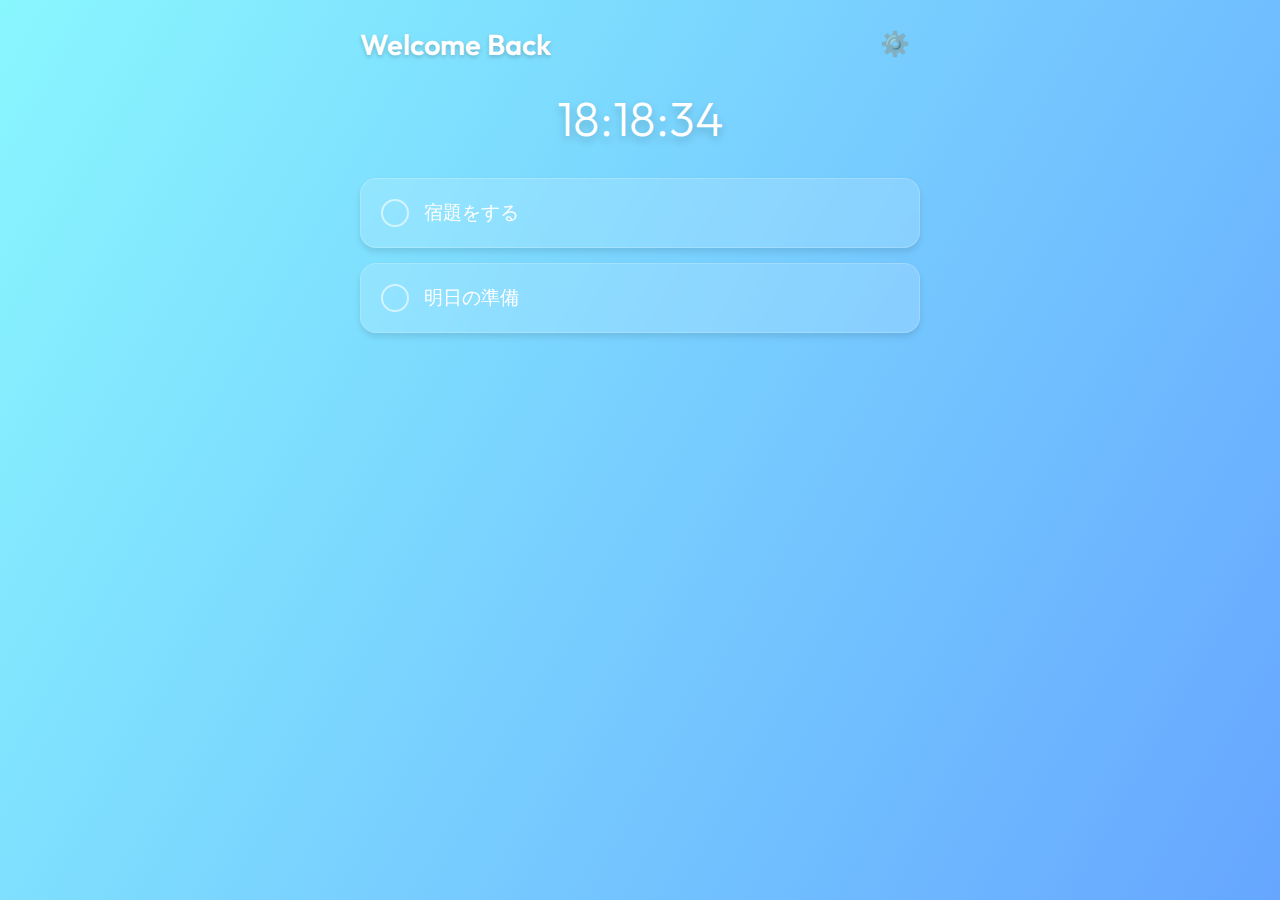
<file: index.html>
<!DOCTYPE html>
<html lang="ja">

<head>
    <meta charset="UTF-8">
    <meta name="viewport" content="width=device-width, initial-scale=1.0, maximum-scale=1.0, user-scalable=no">
    <title>Everyday Todo</title>
    <link rel="stylesheet" href="style.css?v=3">
    <!-- Fonts -->
    <link href="https://fonts.googleapis.com/css2?family=Outfit:wght@300;400;600&display=swap" rel="stylesheet">
</head>

<body>
    <div id="app">
        <header class="header">
            <h1 id="time-greeting">Good Morning</h1>
            <button id="settings-btn" class="icon-btn" aria-label="Settings" onclick="app.openSettings()">⚙️</button>
        </header>

        <div class="current-time-display" id="clock">00:00:00</div>

        <main id="todo-list" class="todo-list">
            <!-- Todo items will be injected here -->
        </main>

        <div id="confetti-container"></div>
    </div>

    <!-- Settings Modal -->
    <div id="settings-modal" class="modal hidden">
        <div class="modal-content">
            <div class="modal-header">
                <h2>設定</h2>
                <button id="close-settings-btn" class="close-btn" onclick="app.closeSettings()">&times;</button>
            </div>
            <div class="modal-body">
                <div class="settings-section">
                    <h3>朝のTodo (04:00 - 12:00)</h3>
                    <ul id="settings-morning-list" class="settings-list"></ul>
                    <div class="add-todo-form">
                        <input type="text" id="new-morning-todo" placeholder="新しいタスクを追加">
                        <button onclick="app.addTodo('morning')">＋</button>
                    </div>
                </div>
                <div class="settings-section">
                    <h3>帰宅後のTodo (12:00 - 19:00)</h3>
                    <ul id="settings-afterschool-list" class="settings-list"></ul>
                    <div class="add-todo-form">
                        <input type="text" id="new-afterschool-todo" placeholder="新しいタスクを追加">
                        <button onclick="app.addTodo('afterSchool')">＋</button>
                    </div>
                </div>
                <div class="settings-section">
                    <h3>寝る前のTodo (19:00 - 04:00)</h3>
                    <ul id="settings-night-list" class="settings-list"></ul>
                    <div class="add-todo-form">
                        <input type="text" id="new-night-todo" placeholder="新しいタスクを追加">
                        <button onclick="app.addTodo('night')">＋</button>
                    </div>
                </div>

                <div class="settings-section">
                    <h3>データ管理</h3>
                    <button id="reset-data-btn" class="danger-btn" onclick="app.resetData()">データをリセット</button>
                </div>
            </div>
        </div>
    </div>

    <script src="app.js?v=3"></script>
</body>

</html>
</file>
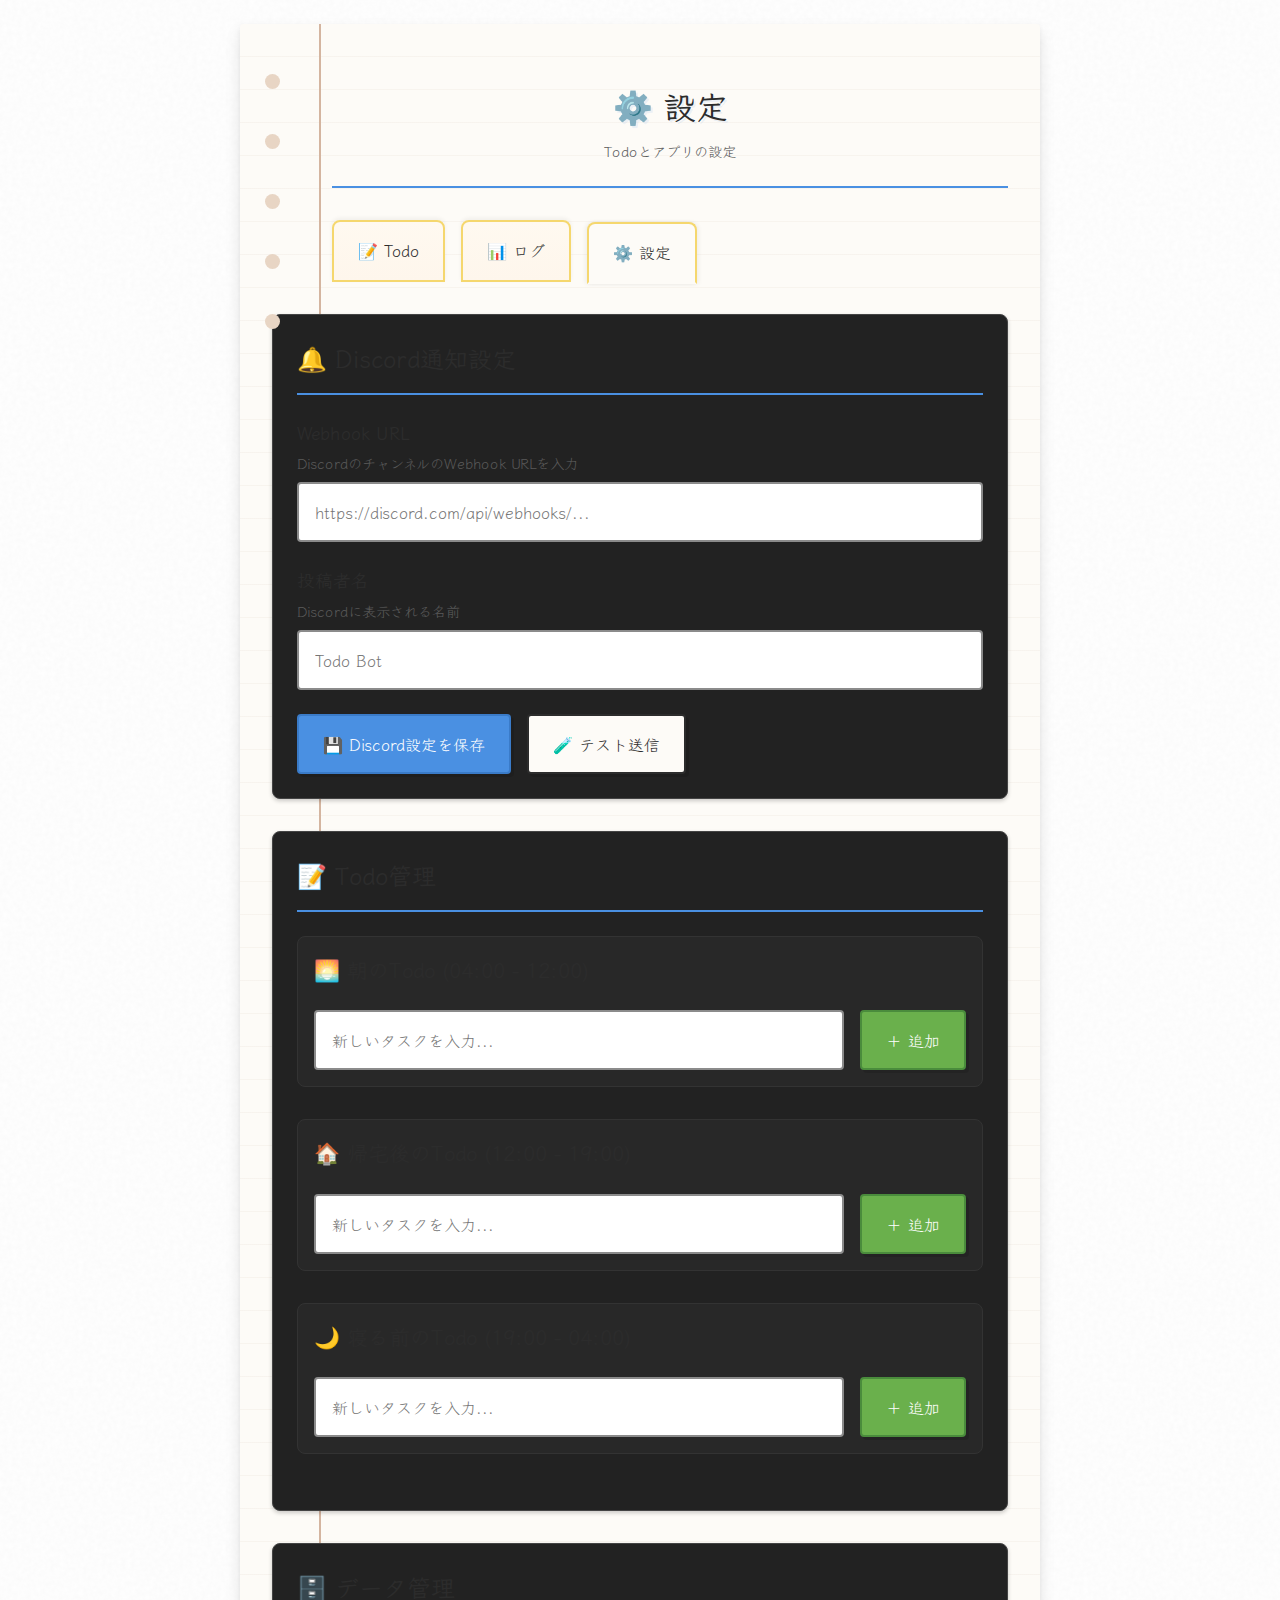
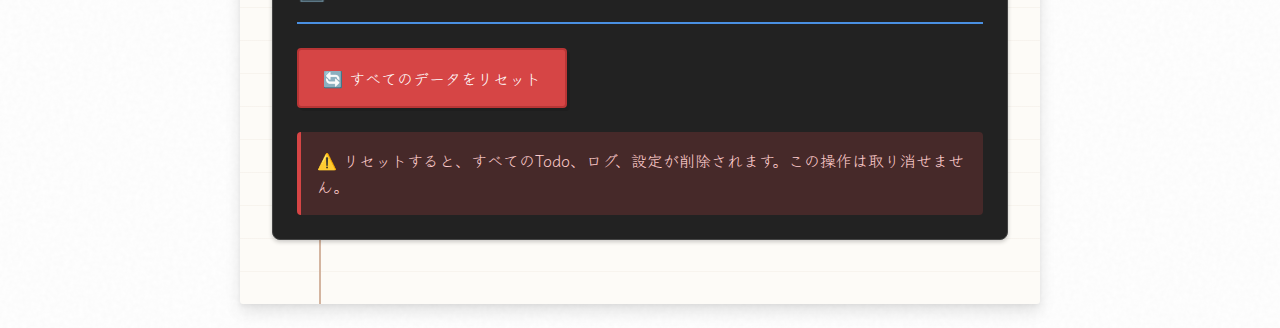
<file: config.html>
<!DOCTYPE html>
<html lang="ja">

<head>
    <meta charset="UTF-8">
    <meta name="viewport" content="width=device-width, initial-scale=1.0, maximum-scale=1.0, user-scalable=no">
    <meta name="apple-mobile-web-app-capable" content="yes">
    <meta name="apple-mobile-web-app-status-bar-style" content="black-translucent">
    <meta name="mobile-web-app-capable" content="yes">
    <title>設定 - Everyday Todo</title>
    <link rel="stylesheet" href="common.css">
    <link rel="stylesheet" href="config.css">
    <!-- Google Fonts -->
    <link href="https://fonts.googleapis.com/css2?family=Klee+One:wght@400;600&display=swap" rel="stylesheet">
</head>

<body>
    <div class="paper-container">
        <header class="header">
            <h1>⚙️ 設定</h1>
            <p class="subtitle">Todoとアプリの設定</p>
        </header>

        <nav class="nav-tabs">
            <a href="todo.html" class="nav-tab">📝 Todo</a>
            <a href="log.html" class="nav-tab">📊 ログ</a>
            <a href="config.html" class="nav-tab active">⚙️ 設定</a>
        </nav>

        <div class="config-container">
            <!-- Discord設定 -->
            <section class="config-section">
                <h2 class="config-section-title">🔔 Discord通知設定</h2>
                <div class="config-group">
                    <label for="discord-webhook-url" class="config-label">
                        Webhook URL
                        <span class="config-help">DiscordのチャンネルのWebhook URLを入力</span>
                    </label>
                    <input type="url" id="discord-webhook-url" class="input"
                        placeholder="https://discord.com/api/webhooks/...">
                </div>
                <div class="config-group">
                    <label for="discord-username" class="config-label">
                        投稿者名
                        <span class="config-help">Discordに表示される名前</span>
                    </label>
                    <input type="text" id="discord-username" class="input" placeholder="Todo Bot">
                </div>
                <div class="config-actions">
                    <button class="btn btn-primary" id="save-discord-btn">💾 Discord設定を保存</button>
                    <button class="btn" id="test-discord-btn">🧪 テスト送信</button>
                </div>
            </section>

            <!-- Todo管理 -->
            <section class="config-section">
                <h2 class="config-section-title">📝 Todo管理</h2>

                <!-- 朝のTodo -->
                <div class="todo-period-section">
                    <h3 class="period-title">🌅 朝のTodo (04:00 - 12:00)</h3>
                    <ul id="morning-todo-list" class="todo-config-list">
                        <!-- Todoアイテムが動的に追加されます -->
                    </ul>
                    <div class="add-todo-form">
                        <input type="text" id="new-morning-todo" class="input" placeholder="新しいタスクを入力...">
                        <button class="btn btn-success" id="add-morning-btn">＋ 追加</button>
                    </div>
                </div>

                <!-- 帰宅後のTodo -->
                <div class="todo-period-section">
                    <h3 class="period-title">🏠 帰宅後のTodo (12:00 - 19:00)</h3>
                    <ul id="afterSchool-todo-list" class="todo-config-list">
                        <!-- Todoアイテムが動的に追加されます -->
                    </ul>
                    <div class="add-todo-form">
                        <input type="text" id="new-afterSchool-todo" class="input" placeholder="新しいタスクを入力...">
                        <button class="btn btn-success" id="add-afterSchool-btn">＋ 追加</button>
                    </div>
                </div>

                <!-- 寝る前のTodo -->
                <div class="todo-period-section">
                    <h3 class="period-title">🌙 寝る前のTodo (19:00 - 04:00)</h3>
                    <ul id="night-todo-list" class="todo-config-list">
                        <!-- Todoアイテムが動的に追加されます -->
                    </ul>
                    <div class="add-todo-form">
                        <input type="text" id="new-night-todo" class="input" placeholder="新しいタスクを入力...">
                        <button class="btn btn-success" id="add-night-btn">＋ 追加</button>
                    </div>
                </div>
            </section>

            <!-- データ管理 -->
            <section class="config-section">
                <h2 class="config-section-title">🗄️ データ管理</h2>
                <div class="config-actions">
                    <button class="btn btn-danger" id="reset-all-btn">🔄 すべてのデータをリセット</button>
                </div>
                <p class="config-warning">
                    ⚠️ リセットすると、すべてのTodo、ログ、設定が削除されます。この操作は取り消せません。
                </p>
            </section>
        </div>
    </div>

    <!-- 曜日選択モーダル -->
    <div id="weekday-modal" class="modal hidden">
        <div class="modal-overlay"></div>
        <div class="modal-content">
            <div class="modal-header">
                <h3 id="modal-title">曜日設定</h3>
                <button class="modal-close" id="close-modal-btn">✕</button>
            </div>
            <div class="modal-body">
                <p class="modal-description">このTodoを表示する曜日を選択してください</p>
                <div class="weekday-selector">
                    <label class="weekday-option">
                        <input type="checkbox" value="0" class="weekday-checkbox">
                        <span class="weekday-label">日</span>
                    </label>
                    <label class="weekday-option">
                        <input type="checkbox" value="1" class="weekday-checkbox">
                        <span class="weekday-label">月</span>
                    </label>
                    <label class="weekday-option">
                        <input type="checkbox" value="2" class="weekday-checkbox">
                        <span class="weekday-label">火</span>
                    </label>
                    <label class="weekday-option">
                        <input type="checkbox" value="3" class="weekday-checkbox">
                        <span class="weekday-label">水</span>
                    </label>
                    <label class="weekday-option">
                        <input type="checkbox" value="4" class="weekday-checkbox">
                        <span class="weekday-label">木</span>
                    </label>
                    <label class="weekday-option">
                        <input type="checkbox" value="5" class="weekday-checkbox">
                        <span class="weekday-label">金</span>
                    </label>
                    <label class="weekday-option">
                        <input type="checkbox" value="6" class="weekday-checkbox">
                        <span class="weekday-label">土</span>
                    </label>
                </div>
            </div>
            <div class="modal-footer">
                <button class="btn" id="cancel-weekday-btn">キャンセル</button>
                <button class="btn btn-primary" id="save-weekday-btn">保存</button>
            </div>
        </div>
    </div>

    <script src="polyfills.js"></script>
    <script src="utils.js"></script>
    <script src="config.js"></script>
</body>

</html>
</file>
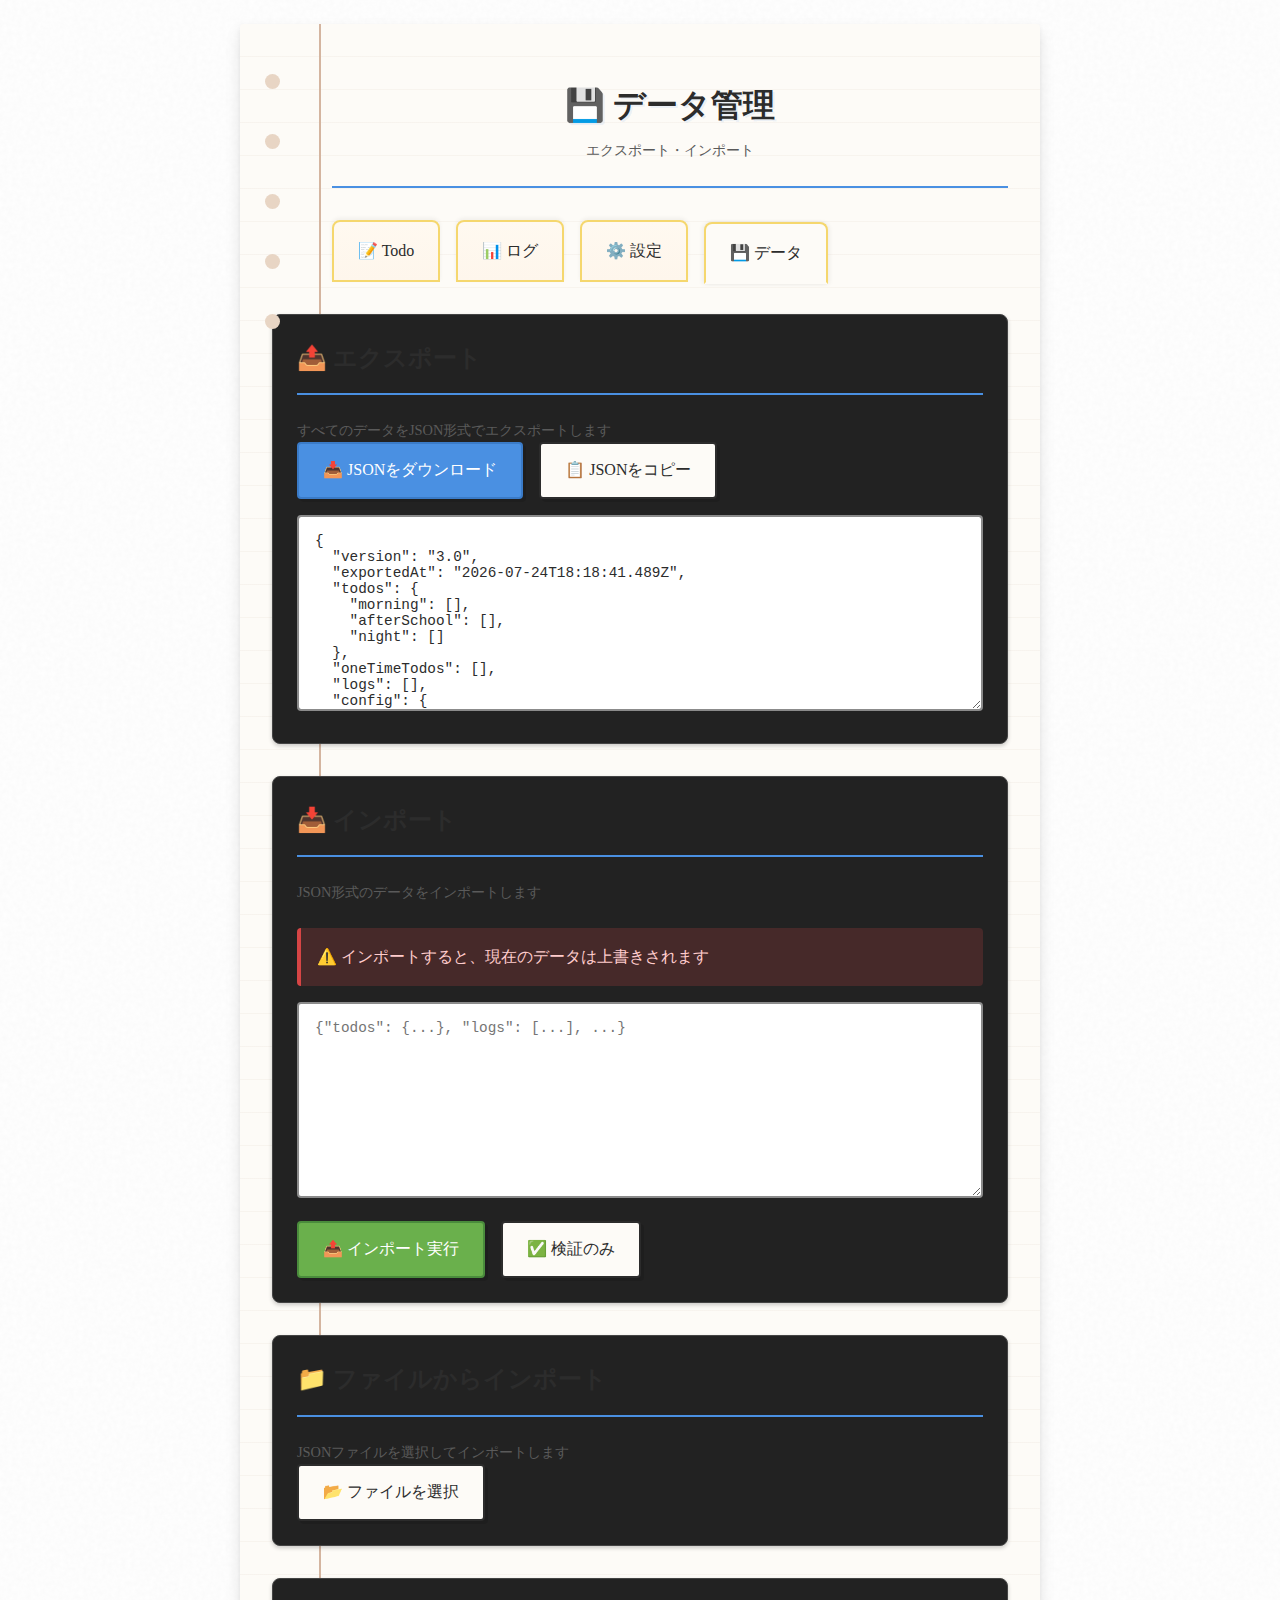
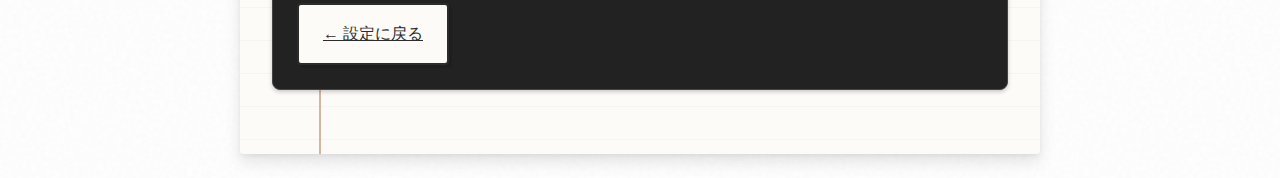
<file: data.html>
<!DOCTYPE html>
<html lang="ja">

<head>
    <meta charset="UTF-8">
    <meta name="viewport" content="width=device-width, initial-scale=1.0, maximum-scale=1.0, user-scalable=no">
    <meta name="apple-mobile-web-app-capable" content="yes">
    <meta name="apple-mobile-web-app-status-bar-style" content="black-translucent">
    <meta name="mobile-web-app-capable" content="yes">
    <title>データ管理 - Everyday Todo</title>
    <link rel="stylesheet" href="common.css">
    <link rel="stylesheet" href="config.css">
</head>

<body>
    <div class="paper-container">
        <header class="header">
            <h1>💾 データ管理</h1>
            <p class="subtitle">エクスポート・インポート</p>
        </header>

        <nav class="nav-tabs">
            <a href="todo.html" class="nav-tab">📝 Todo</a>
            <a href="log.html" class="nav-tab">📊 ログ</a>
            <a href="config.html" class="nav-tab">⚙️ 設定</a>
            <a href="data.html" class="nav-tab active">💾 データ</a>
        </nav>

        <div class="config-container">
            <!-- エクスポート -->
            <section class="config-section">
                <h2 class="config-section-title">📤 エクスポート</h2>
                <p class="config-help">すべてのデータをJSON形式でエクスポートします</p>
                <div class="config-actions">
                    <button class="btn btn-primary" id="export-btn">📥 JSONをダウンロード</button>
                    <button class="btn" id="copy-json-btn">📋 JSONをコピー</button>
                </div>
                <div style="margin-top: 1rem;">
                    <textarea id="export-textarea" class="input" rows="10" readonly
                        style="font-family: monospace; font-size: 0.9rem;"></textarea>
                </div>
            </section>

            <!-- インポート -->
            <section class="config-section">
                <h2 class="config-section-title">📥 インポート</h2>
                <p class="config-help">JSON形式のデータをインポートします</p>
                <p class="config-warning">
                    ⚠️ インポートすると、現在のデータは上書きされます
                </p>
                <div style="margin-top: 1rem;">
                    <textarea id="import-textarea" class="input" rows="10"
                        placeholder='{"todos": {...}, "logs": [...], ...}'
                        style="font-family: monospace; font-size: 0.9rem;"></textarea>
                </div>
                <div class="config-actions" style="margin-top: 1rem;">
                    <button class="btn btn-success" id="import-btn">📤 インポート実行</button>
                    <button class="btn" id="validate-btn">✅ 検証のみ</button>
                </div>
            </section>

            <!-- ファイルからインポート -->
            <section class="config-section">
                <h2 class="config-section-title">📁 ファイルからインポート</h2>
                <p class="config-help">JSONファイルを選択してインポートします</p>
                <div class="config-actions">
                    <input type="file" id="file-input" accept=".json" style="display: none;">
                    <button class="btn" id="select-file-btn">📂 ファイルを選択</button>
                </div>
            </section>

            <!-- 戻る -->
            <section class="config-section">
                <div class="config-actions">
                    <a href="config.html" class="btn">← 設定に戻る</a>
                </div>
            </section>
        </div>
    </div>

    <script src="polyfills.js"></script>
    <script src="utils.js"></script>
    <script src="data.js"></script>
</body>

</html>
</file>
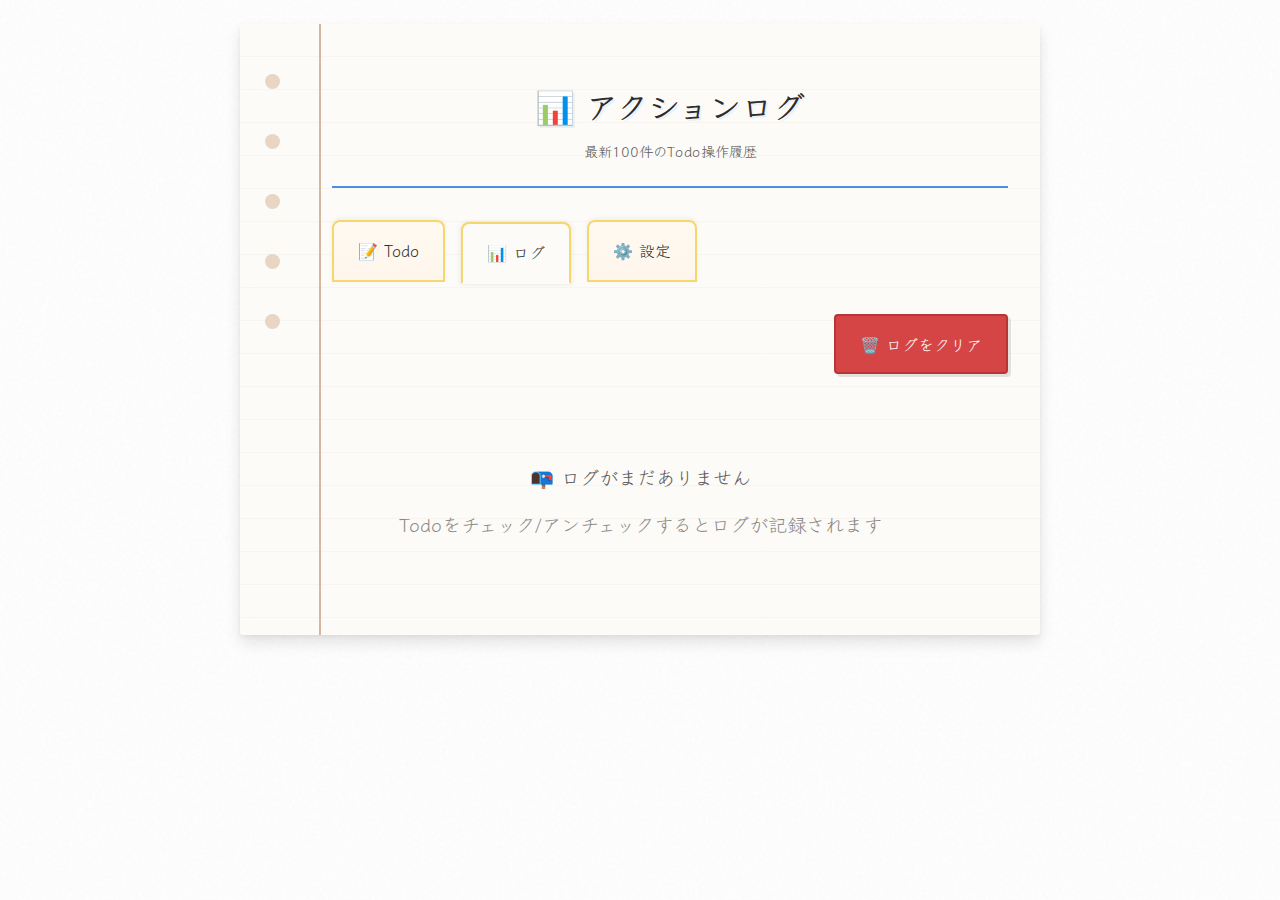
<file: log.html>
<!DOCTYPE html>
<html lang="ja">

<head>
    <meta charset="UTF-8">
    <meta name="viewport" content="width=device-width, initial-scale=1.0, maximum-scale=1.0, user-scalable=no">
    <meta name="apple-mobile-web-app-capable" content="yes">
    <meta name="apple-mobile-web-app-status-bar-style" content="black-translucent">
    <meta name="mobile-web-app-capable" content="yes">
    <title>ログ - Everyday Todo</title>
    <link rel="stylesheet" href="common.css">
    <link rel="stylesheet" href="log.css">
    <!-- Google Fonts -->
    <link href="https://fonts.googleapis.com/css2?family=Klee+One:wght@400;600&display=swap" rel="stylesheet">
</head>

<body>
    <div class="paper-container">
        <header class="header">
            <h1>📊 アクションログ</h1>
            <p class="subtitle">最新100件のTodo操作履歴</p>
        </header>

        <nav class="nav-tabs">
            <a href="todo.html" class="nav-tab">📝 Todo</a>
            <a href="log.html" class="nav-tab active">📊 ログ</a>
            <a href="config.html" class="nav-tab">⚙️ 設定</a>
        </nav>

        <div class="log-controls">
            <button class="btn btn-danger" id="clear-logs-btn">
                🗑️ ログをクリア
            </button>
        </div>

        <div class="log-container" id="log-container">
            <!-- ログアイテムが動的に追加されます -->
        </div>

        <div id="empty-log-message" class="empty-message hidden">
            <p>📭 ログがまだありません</p>
            <p class="empty-sub">Todoをチェック/アンチェックするとログが記録されます</p>
        </div>
    </div>

    <script src="utils.js"></script>
    <script src="log.js"></script>
</body>

</html>
</file>
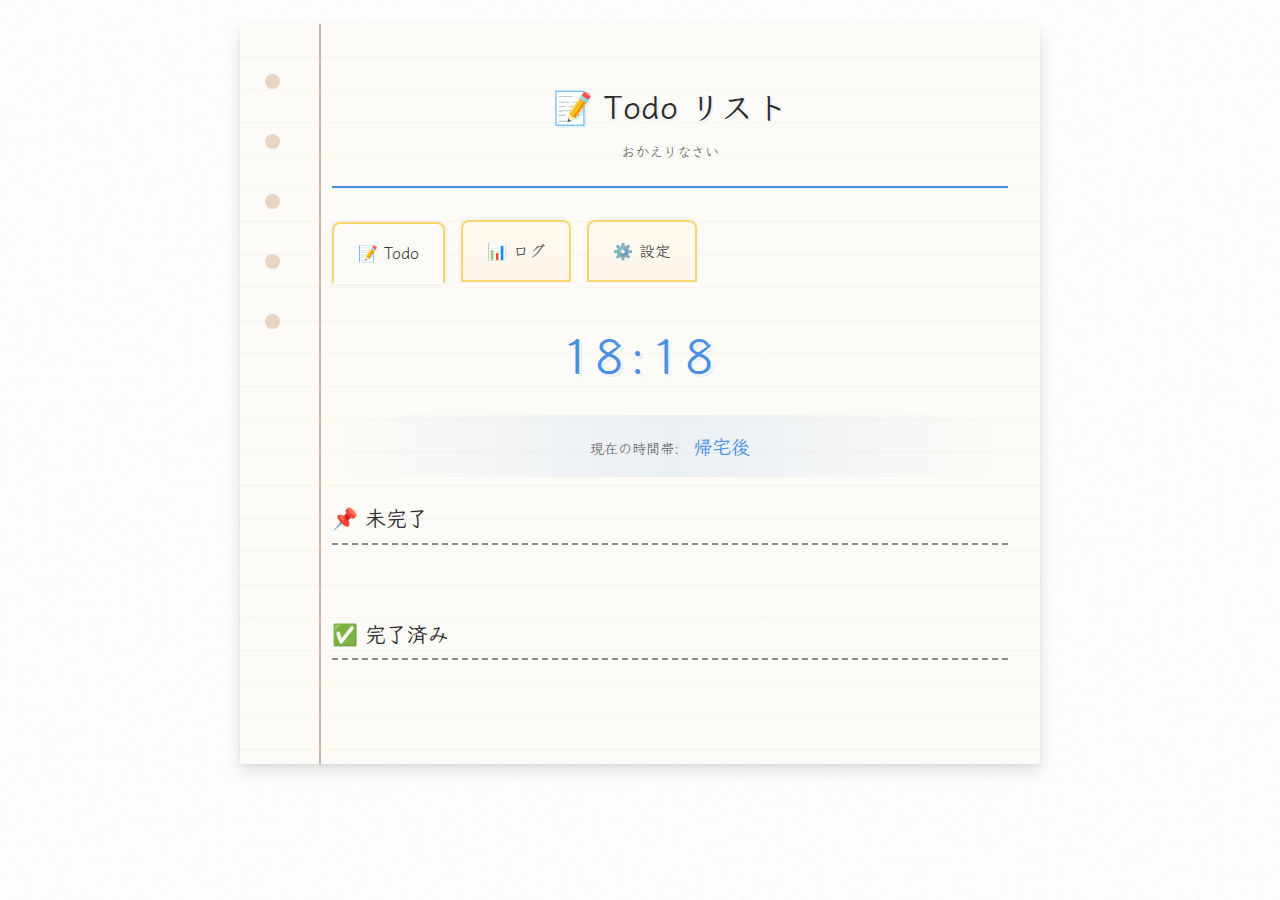
<file: todo.html>
<!DOCTYPE html>
<html lang="ja">

<head>
    <meta charset="UTF-8">
    <meta name="viewport" content="width=device-width, initial-scale=1.0, maximum-scale=1.0, user-scalable=no">
    <meta name="apple-mobile-web-app-capable" content="yes">
    <meta name="apple-mobile-web-app-status-bar-style" content="black-translucent">
    <meta name="mobile-web-app-capable" content="yes">
    <title>Todo - Everyday Todo</title>
    <link rel="stylesheet" href="common.css">
    <link rel="stylesheet" href="todo.css">
    <!-- Google Fonts -->
    <link href="https://fonts.googleapis.com/css2?family=Klee+One:wght@400;600&display=swap" rel="stylesheet">
</head>

<body>
    <div class="paper-container">
        <header class="header">
            <h1>📝 Todo リスト</h1>
            <p class="subtitle" id="greeting">おはようございます</p>
        </header>

        <nav class="nav-tabs">
            <a href="todo.html" class="nav-tab active">📝 Todo</a>
            <a href="log.html" class="nav-tab">📊 ログ</a>
            <a href="config.html" class="nav-tab">⚙️ 設定</a>
        </nav>

        <div class="clock-display" id="clock">00:00:00</div>

        <div class="period-info" id="period-info">
            <span class="period-label">現在の時間帯:</span>
            <span class="period-value" id="current-period">朝</span>
        </div>

        <div class="todo-container">
            <!-- 未完了のTodo -->
            <div class="todo-section">
                <h3 class="section-title">📌 未完了</h3>
                <div id="todo-list-unchecked" class="todo-list">
                    <!-- Todoアイテムが動的に追加されます -->
                </div>
                <div id="empty-message" class="empty-message hidden">
                    <p>✨ すべてのタスクが完了しました！</p>
                </div>
            </div>

            <!-- 完了済みのTodo -->
            <div class="todo-section">
                <h3 class="section-title">✅ 完了済み</h3>
                <div id="todo-list-checked" class="todo-list">
                    <!-- 完了済みTodoアイテムが動的に追加されます -->
                </div>
            </div>
        </div>
    </div>

    <script src="polyfills.js"></script>
    <script src="init.js"></script>
    <script src="utils.js"></script>
    <script src="todo.js"></script>
</body>

</html>
</file>
<file: style.css>
:root {
    --bg-gradient-morning: linear-gradient(135deg, #ff9a9e 0%, #fecfef 99%, #fecfef 100%);
    --bg-gradient-day: linear-gradient(120deg, #89f7fe 0%, #66a6ff 100%);
    --bg-gradient-night: linear-gradient(to top, #30cfd0 0%, #330867 100%);
    
    --card-bg: rgba(255, 255, 255, 0.15);
    --card-border: rgba(255, 255, 255, 0.2);
    --text-main: #ffffff;
    --text-secondary: #e0e0e0;
    
    --font-family: 'Outfit', -apple-system, BlinkMacSystemFont, "Segoe UI", Roboto, Helvetica, Arial, sans-serif;
}

* {
    box-sizing: border-box;
    -webkit-tap-highlight-color: transparent;
}

body {
    margin: 0;
    padding: 0;
    font-family: var(--font-family);
    background: #1a1a2e; /* Fallback */
    background-image: var(--bg-gradient-morning);
    background-attachment: fixed;
    color: var(--text-main);
    min-height: 100vh;
    transition: background-image 1s ease;
    overflow-x: hidden;
}

body.theme-morning { background-image: var(--bg-gradient-morning); }
body.theme-afterSchool { background-image: var(--bg-gradient-day); }
body.theme-night { background-image: var(--bg-gradient-night); }

#app {
    max-width: 600px;
    margin: 0 auto;
    padding: 20px;
    min-height: 100vh;
    display: flex;
    flex-direction: column;
}

.header {
    display: flex;
    justify-content: space-between;
    align-items: center;
    margin-bottom: 20px;
}

h1 {
    font-weight: 600;
    font-size: 1.8rem;
    margin: 0;
    text-shadow: 0 2px 4px rgba(0,0,0,0.2);
}

.icon-btn {
    background: none;
    border: none;
    font-size: 1.5rem;
    cursor: pointer;
    color: white;
    padding: 10px;
    border-radius: 50%;
    transition: background 0.3s;
}

.icon-btn:hover {
    background: rgba(255,255,255,0.2);
}

.current-time-display {
    font-size: 3rem;
    font-weight: 300;
    text-align: center;
    margin-bottom: 30px;
    text-shadow: 0 4px 8px rgba(0,0,0,0.2);
}

/* Todo List */
.todo-list {
    flex: 1;
    display: flex;
    flex-direction: column;
    gap: 15px;
}

.todo-item {
    background: var(--card-bg);
    border: 1px solid var(--card-border);
    padding: 20px;
    border-radius: 16px;
    display: flex;
    align-items: center;
    justify-content: space-between;
    cursor: pointer;
    transition: transform 0.2s, background 0.3s;
    backdrop-filter: blur(10px);
    -webkit-backdrop-filter: blur(10px);
    box-shadow: 0 4px 6px rgba(0,0,0,0.1);
}

.todo-item:active {
    transform: scale(0.98);
}

.todo-content {
    flex: 1;
    font-size: 1.2rem;
    font-weight: 500;
}

.checkbox {
    width: 28px;
    height: 28px;
    border: 2px solid rgba(255,255,255,0.6);
    border-radius: 50%;
    margin-right: 15px;
    display: flex;
    align-items: center;
    justify-content: center;
    transition: all 0.3s;
}

.todo-item.completed .checkbox {
    background: #4cd964;
    border-color: #4cd964;
}

.todo-item.completed .checkbox::after {
    content: '✓';
    color: white;
    font-size: 16px;
}

.todo-item.completed .todo-content {
    text-decoration: line-through;
    opacity: 0.7;
}

/* Modal */
.modal {
    position: fixed;
    top: 0;
    left: 0;
    width: 100%;
    height: 100%;
    background: rgba(0,0,0,0.6);
    z-index: 1000;
    display: flex;
    justify-content: center;
    align-items: center;
    opacity: 1;
    transition: opacity 0.3s;
    backdrop-filter: blur(5px);
    -webkit-backdrop-filter: blur(5px);
}

.modal.hidden {
    opacity: 0;
    pointer-events: none;
}

.modal-content {
    background: #2d3436;
    width: 90%;
    max-width: 500px;
    max-height: 80vh;
    border-radius: 20px;
    overflow-y: auto;
    box-shadow: 0 10px 25px rgba(0,0,0,0.5);
    color: white;
    display: flex;
    flex-direction: column;
}

.modal-header {
    padding: 20px;
    border-bottom: 1px solid rgba(255,255,255,0.1);
    display: flex;
    justify-content: space-between;
    align-items: center;
    background: #2d3436;
    position: sticky;
    top: 0;
}

.modal-body {
    padding: 20px;
}

.close-btn {
    background: none;
    border: none;
    color: white;
    font-size: 2rem;
    cursor: pointer;
}

.settings-section {
    margin-bottom: 30px;
}

.settings-section h3 {
    margin-top: 0;
    color: #dfe6e9;
    font-size: 1rem;
    text-transform: uppercase;
    letter-spacing: 1px;
}

.settings-list {
    list-style: none;
    padding: 0;
    margin: 0 0 15px 0;
}

.settings-item {
    display: flex;
    justify-content: space-between;
    align-items: center;
    padding: 10px 0;
    border-bottom: 1px solid rgba(255,255,255,0.05);
}

.delete-btn {
    background: #ff7675;
    border: none;
    color: white;
    padding: 5px 10px;
    border-radius: 5px;
    cursor: pointer;
    font-size: 0.8rem;
}

.add-todo-form {
    display: flex;
    gap: 10px;
}

.add-todo-form input {
    flex: 1;
    padding: 10px;
    border-radius: 8px;
    border: 1px solid rgba(255,255,255,0.2);
    background: rgba(0,0,0,0.2);
    color: white;
}

.add-todo-form button {
    background: #0984e3;
    border: none;
    color: white;
    padding: 0 15px;
    border-radius: 8px;
    cursor: pointer;
    font-size: 1.2rem;
}

.danger-btn {
    background: #d63031;
    color: white;
    border: none;
    padding: 10px 20px;
    border-radius: 8px;
    width: 100%;
    font-size: 1rem;
    cursor: pointer;
}

/* Animations */
@keyframes pop {
    0% { transform: scale(1); }
    50% { transform: scale(1.1); }
    100% { transform: scale(1); }
}

.pop-anim {
    animation: pop 0.3s ease;
}

/* Confetti (Simple CSS implementation) */
.confetti {
    position: fixed;
    width: 10px;
    height: 10px;
    background-color: #f00;
    animation: fall linear forwards;
    z-index: 999;
}

@keyframes fall {
    to {
        transform: translateY(100vh) rotate(720deg);
    }
}
</file>
<file: common.css>
/* 共通スタイル - 文房具風デザイン */

:root {
    /* カラーパレット */
    --paper-white: #fdfbf7;
    --ink-black: #2c2c2c;
    --ink-gray: #5a5a5a;
    --ink-light: #8b8b8b;
    --accent-red: #d64545;
    --accent-blue: #4a90e2;
    --accent-yellow: #f5d76e;
    --accent-green: #6ab04c;
    
    /* 紙のテクスチャ */
    --shadow-light: rgba(0, 0, 0, 0.05);
    --shadow-medium: rgba(0, 0, 0, 0.1);
    --shadow-heavy: rgba(0, 0, 0, 0.15);
    
    /* スペーシング */
    --spacing-xs: 0.5rem;
    --spacing-sm: 1rem;
    --spacing-md: 1.5rem;
    --spacing-lg: 2rem;
    --spacing-xl: 3rem;
}

* {
    margin: 0;
    padding: 0;
    box-sizing: border-box;
}

body {
    font-family: 'Klee One', 'Hiragino Kaku Gothic Pro', 'ヒラギノ角ゴ Pro', 'Yu Gothic Medium', '游ゴシック Medium', 'Meiryo', 'メイリオ', serif;
    background: linear-gradient(135deg, #f5e6d3 0%, #e8d5c4 100%);
    color: var(--ink-black);
    min-height: 100vh;
    padding: var(--spacing-md);
    line-height: 1.6;
    /* 紙のテクスチャ効果 */
    background-image: 
        url('data:image/svg+xml;utf8,<svg xmlns="http://www.w3.org/2000/svg" viewBox="0 0 300 300"><filter id="noise"><feTurbulence type="fractalNoise" baseFrequency="0.9" numOctaves="4" /><feColorMatrix values="0 0 0 0 0, 0 0 0 0 0, 0 0 0 0 0, 0 0 0 0.02 0"/></filter><rect width="300" height="300" filter="url(%23noise)"/></svg>');
}

/* 紙風コンテナ */
.paper-container {
    background: var(--paper-white);
    border-radius: 3px;
    padding: var(--spacing-lg);
    margin: 0 auto;
    max-width: 800px;
    box-shadow: 
        0 2px 4px var(--shadow-light),
        0 8px 16px var(--shadow-medium);
    position: relative;
    /* 紙の質感 */
    background-image: 
        linear-gradient(90deg, transparent 79px, #d4b5a0 79px, #d4b5a0 81px, transparent 81px),
        repeating-linear-gradient(transparent, transparent 2rem, rgba(200, 180, 160, 0.1) 2rem, rgba(200, 180, 160, 0.1) calc(2rem + 1px));
    background-size: 100% 100%;
}

/* 穴あき効果（ノート風） */
.paper-container::before {
    content: '';
    position: absolute;
    left: 25px;
    top: 50px;
    width: 15px;
    height: 15px;
    border-radius: 50%;
    background: #e8d5c4;
    box-shadow: 
        0 60px 0 #e8d5c4,
        0 120px 0 #e8d5c4,
        0 180px 0 #e8d5c4,
        0 240px 0 #e8d5c4;
}

/* ヘッダー */
.header {
    text-align: center;
    margin-bottom: var(--spacing-lg);
    padding: var(--spacing-md) 0;
    border-bottom: 2px solid var(--accent-blue);
    position: relative;
    margin-left: 60px;
}

.header h1 {
    font-size: 2rem;
    color: var(--ink-black);
    font-weight: 600;
    margin-bottom: var(--spacing-xs);
    text-shadow: 2px 2px 0 rgba(74, 144, 226, 0.1);
}

.header .subtitle {
    font-size: 0.9rem;
    color: var(--ink-gray);
    font-weight: 400;
}

/* ナビゲーション */
.nav-tabs {
    display: flex;
    gap: var(--spacing-sm);
    margin-bottom: var(--spacing-lg);
    margin-left: 60px;
    flex-wrap: wrap;
}

.nav-tab {
    padding: var(--spacing-sm) var(--spacing-md);
    background: linear-gradient(to bottom, #fff9f0, #fef6ec);
    border: 2px solid var(--accent-yellow);
    border-radius: 8px 8px 0 0;
    text-decoration: none;
    color: var(--ink-black);
    font-weight: 500;
    transition: all 0.3s ease;
    box-shadow: 0 -2px 4px var(--shadow-light);
    position: relative;
}

.nav-tab:hover {
    background: linear-gradient(to bottom, #ffffff, #fff9f0);
    transform: translateY(-2px);
    box-shadow: 0 -4px 8px var(--shadow-medium);
}

.nav-tab.active {
    background: var(--paper-white);
    border-bottom-color: var(--paper-white);
    box-shadow: 
        -2px 0 4px var(--shadow-light),
        2px 0 4px var(--shadow-light);
    transform: translateY(2px);
}

/* ボタン共通スタイル */
.btn {
    padding: var(--spacing-sm) var(--spacing-md);
    border: 2px solid var(--ink-black);
    border-radius: 4px;
    background: var(--paper-white);
    color: var(--ink-black);
    font-size: 1rem;
    font-weight: 500;
    cursor: pointer;
    transition: all 0.2s ease;
    box-shadow: 3px 3px 0 var(--shadow-medium);
    font-family: inherit;
}

.btn:hover {
    transform: translate(1px, 1px);
    box-shadow: 2px 2px 0 var(--shadow-medium);
}

.btn:active {
    transform: translate(3px, 3px);
    box-shadow: 0 0 0 var(--shadow-medium);
}

.btn-primary {
    background: var(--accent-blue);
    border-color: #3a7bc8;
    color: white;
}

.btn-danger {
    background: var(--accent-red);
    border-color: #b83535;
    color: white;
}

.btn-success {
    background: var(--accent-green);
    border-color: #4a8c3c;
    color: white;
}

/* インプット */
.input {
    padding: var(--spacing-sm);
    border: 2px solid var(--ink-light);
    border-radius: 4px;
    background: white;
    font-size: 1rem;
    font-family: inherit;
    color: var(--ink-black);
    transition: border-color 0.2s ease;
    width: 100%;
}

.input:focus {
    outline: none;
    border-color: var(--accent-blue);
    box-shadow: 0 0 0 3px rgba(74, 144, 226, 0.1);
}

/* クロック表示 */
.clock-display {
    text-align: center;
    font-size: 3rem;
    font-weight: 600;
    color: var(--accent-blue);
    margin: var(--spacing-md) 0;
    font-variant-numeric: tabular-nums;
    text-shadow: 3px 3px 0 rgba(74, 144, 226, 0.1);
    letter-spacing: 0.1em;
}

/* ユーティリティ */
.text-center {
    text-align: center;
}

.mt-sm { margin-top: var(--spacing-sm); }
.mt-md { margin-top: var(--spacing-md); }
.mt-lg { margin-top: var(--spacing-lg); }

.mb-sm { margin-bottom: var(--spacing-sm); }
.mb-md { margin-bottom: var(--spacing-md); }
.mb-lg { margin-bottom: var(--spacing-lg); }

.hidden {
    display: none !important;
}

/* レスポンシブ */
@media (max-width: 768px) {
    body {
        padding: var(--spacing-sm);
    }
    
    .paper-container {
        padding: var(--spacing-md);
    }
    
    .header {
        margin-left: 40px;
    }
    
    .nav-tabs {
        margin-left: 40px;
    }
    
    .paper-container::before {
        left: 15px;
        width: 10px;
        height: 10px;
        top: 30px;
        box-shadow: 
            0 40px 0 #e8d5c4,
            0 80px 0 #e8d5c4,
            0 120px 0 #e8d5c4;
    }
    
    .clock-display {
        font-size: 2rem;
    }
}
</file>
<file: config.css>
/* 設定ページ専用スタイル */

.config-container {
    width: 100%;
}

.config-section {
    margin-bottom: var(--spacing-lg);
    padding: var(--spacing-md);
    background: #222;
    /* ダークモード背景 */
    border: 1px solid #444;
    border-radius: 8px;
    box-shadow: 0 2px 4px rgba(0, 0, 0, 0.2);
}

.config-section-title {
    font-size: 1.5rem;
    color: var(--ink-black);
    margin-bottom: var(--spacing-md);
    padding-bottom: var(--spacing-sm);
    border-bottom: 2px solid var(--accent-blue);
}

.config-group {
    margin-bottom: var(--spacing-md);
}

.config-label {
    display: block;
    font-weight: 600;
    color: var(--ink-black);
    margin-bottom: var(--spacing-xs);
    font-size: 1.1rem;
}

.config-help {
    display: block;
    font-size: 0.9rem;
    font-weight: 400;
    color: var(--ink-gray);
    margin-top: 4px;
}

.config-actions {
    display: flex;
    gap: var(--spacing-sm);
    flex-wrap: wrap;
}

.config-warning {
    margin-top: var(--spacing-md);
    padding: var(--spacing-sm);
    background: rgba(214, 69, 69, 0.2);
    border-left: 4px solid var(--accent-red);
    color: #ffcccc;
    font-size: 1rem;
    border-radius: 4px;
}

/* Todo期間セクション */
.todo-period-section {
    margin-bottom: var(--spacing-lg);
    padding: var(--spacing-sm);
    background: rgba(255, 255, 255, 0.03);
    border-radius: 8px;
    border: 1px solid #333;
}

.period-title {
    font-size: 1.3rem;
    color: var(--ink-black);
    margin-bottom: var(--spacing-md);
    font-weight: bold;
}

.todo-config-list {
    list-style: none;
    margin-bottom: var(--spacing-md);
}

.todo-config-item {
    display: flex;
    flex-direction: column;
    /* 縦並びに変更 */
    gap: var(--spacing-sm);
    padding: var(--spacing-md);
    background: #2a2a2a;
    border: 1px solid #444;
    border-radius: 6px;
    margin-bottom: var(--spacing-sm);
    transition: all 0.2s ease;
}

.todo-config-item:hover {
    border-color: var(--accent-blue);
    transform: translateX(2px);
}

.todo-config-text {
    flex: 1;
    font-size: 1.2rem;
    color: var(--ink-black);
    font-weight: bold;
}

.todo-config-actions {
    display: flex;
    gap: var(--spacing-xs);
}

.icon-btn {
    width: 40px;
    /* 大きく */
    height: 40px;
    min-width: 40px;
    padding: 0;
    border: 2px solid var(--ink-light);
    border-radius: 6px;
    background: #333;
    color: var(--ink-black);
    cursor: pointer;
    font-size: 1.2rem;
    display: flex;
    align-items: center;
    justify-content: center;
    transition: all 0.2s ease;
}

.icon-btn:hover {
    background: var(--accent-blue);
    border-color: var(--accent-blue);
    color: white;
    transform: scale(1.05);
}

.icon-btn.delete-btn:hover {
    background: var(--accent-red);
    border-color: var(--accent-red);
}

/* Todo追加フォーム */
.add-todo-form {
    display: flex;
    gap: var(--spacing-sm);
    flex-direction: column;
    /* モバイル向けに縦並びデフォルト */
}

@media (min-width: 768px) {
    .add-todo-form {
        flex-direction: row;
    }
}

.add-todo-form .input {
    flex: 1;
}

/* 曜日選択 */
.weekday-selector {
    display: flex;
    gap: var(--spacing-xs);
    flex-wrap: wrap;
    justify-content: center;
}

.weekday-option {
    cursor: pointer;
}

.weekday-option input[type="checkbox"] {
    display: none;
}

.weekday-label {
    display: flex;
    align-items: center;
    justify-content: center;
    width: 48px;
    height: 48px;
    border: 3px solid var(--ink-light);
    border-radius: 50%;
    background: white;
    font-weight: 600;
    color: var(--ink-gray);
    transition: all 0.2s ease;
    user-select: none;
}

.weekday-option:hover .weekday-label {
    border-color: var(--accent-blue);
    transform: scale(1.1);
}

.weekday-option input[type="checkbox"]:checked+.weekday-label {
    background: var(--accent-blue);
    border-color: var(--accent-blue);
    color: white;
    transform: scale(1.05);
}

/* レスポンシブ */
@media (max-width: 768px) {
    .config-container {
        margin-left: 0;
    }

    .config-section {
        padding: var(--spacing-sm);
    }

    .config-actions {
        flex-direction: column;
    }

    .config-actions .btn {
        width: 100%;
    }

    .weekday-label {
        width: 40px;
        height: 40px;
    }
}
</file>
<file: log.css>
/* ログページ専用スタイル */

.log-controls {
    margin: var(--spacing-md) 0;
    text-align: right;
    /* margin-left: 60px; 削除 */
}

.log-container {
    /* margin-left: 60px; 削除 */
    width: 100%;
    display: flex;
    flex-direction: column;
    gap: var(--spacing-sm);
}

.log-item {
    background: #2a2a2a;
    /* ダークモード背景 */
    border: 2px solid var(--ink-light);
    border-left: 6px solid var(--accent-blue);
    border-radius: 6px;
    padding: var(--spacing-md);
    transition: all 0.2s ease;
    box-shadow: 2px 2px 0 var(--shadow-light);
}

.log-item:hover {
    transform: translateX(4px);
    box-shadow: 4px 4px 0 var(--shadow-medium);
}

.log-item.action-check {
    border-left-color: var(--accent-green);
}

.log-item.action-uncheck {
    border-left-color: var(--accent-red);
}

.log-header {
    display: flex;
    justify-content: space-between;
    align-items: center;
    margin-bottom: var(--spacing-xs);
    gap: var(--spacing-sm);
}

.log-action {
    font-weight: 600;
    font-size: 1.1rem;
    /* 大きく */
    display: flex;
    align-items: center;
    gap: var(--spacing-xs);
}

.log-item.action-check .log-action {
    color: var(--accent-green);
}

.log-item.action-uncheck .log-action {
    color: var(--accent-red);
}

.log-action-icon {
    font-size: 1.3rem;
}

.log-timestamp {
    font-size: 0.9rem;
    color: var(--ink-gray);
    white-space: nowrap;
}

.log-period {
    display: inline-block;
    padding: 2px 8px;
    border-radius: 12px;
    font-size: 0.85rem;
    font-weight: 600;
    margin-right: var(--spacing-xs);
}

/* ダークモードでの視認性調整 */
.log-period.period-morning {
    background: rgba(245, 215, 110, 0.2);
    color: #f5d76e;
}

.log-period.period-afterSchool {
    background: rgba(74, 144, 226, 0.2);
    color: #5c9ded;
}

.log-period.period-night {
    background: rgba(155, 89, 182, 0.2);
    color: #d291bc;
}

.log-text {
    font-size: 1.1rem;
    /* 大きく */
    color: var(--ink-black);
    line-height: 1.5;
    padding-left: var(--spacing-md);
}

.empty-message {
    text-align: center;
    padding: var(--spacing-xl);
    color: var(--ink-gray);
}

.empty-message p {
    margin: var(--spacing-sm) 0;
    font-size: 1.2rem;
}

.empty-sub {
    font-size: 1rem;
    opacity: 0.7;
}

/* アニメーション */
@keyframes slideIn {
    from {
        opacity: 0;
        transform: translateX(-20px);
    }

    to {
        opacity: 1;
        transform: translateX(0);
    }
}

.log-item {
    animation: slideIn 0.3s ease;
}

/* レスポンシブ */
@media (max-width: 768px) {
    .log-controls {
        /* margin-left: 40px; 削除 */
        margin-left: 0;
    }

    .log-container {
        /* margin-left: 40px; 削除 */
        margin-left: 0;
    }

    .log-header {
        flex-direction: column;
        align-items: flex-start;
    }

    .log-timestamp {
        white-space: normal;
        font-size: 0.85rem;
    }

    .log-text {
        padding-left: 0;
        margin-top: var(--spacing-xs);
    }
}
</file>
<file: todo.css>
/* Todo ページ専用スタイル */

.period-info {
    text-align: center;
    margin: var(--spacing-md) 0;
    padding: var(--spacing-sm);
    background: linear-gradient(to right, transparent, rgba(74, 144, 226, 0.1), transparent);
    border-radius: 8px;
    margin-left: 60px;
}

.period-label {
    font-size: 0.9rem;
    color: var(--ink-gray);
    margin-right: var(--spacing-xs);
}

.period-value {
    font-size: 1.2rem;
    font-weight: 600;
    color: var(--accent-blue);
}

.todo-container {
    margin-left: 60px;
}

.todo-section {
    margin-bottom: var(--spacing-xl);
}

.section-title {
    font-size: 1.3rem;
    color: var(--ink-black);
    margin-bottom: var(--spacing-md);
    padding-bottom: var(--spacing-xs);
    border-bottom: 2px dashed var(--ink-light);
}

.todo-list {
    display: flex;
    flex-direction: column;
    gap: var(--spacing-sm);
}

.todo-item {
    background: white;
    border: 2px solid var(--ink-light);
    border-radius: 8px;
    padding: var(--spacing-md);
    display: flex;
    align-items: center;
    gap: var(--spacing-md);
    cursor: move;
    transition: all 0.2s ease;
    box-shadow: 2px 2px 0 var(--shadow-light);
    position: relative;
}

.todo-item:hover {
    transform: translateX(4px);
    box-shadow: 4px 4px 0 var(--shadow-medium);
    border-color: var(--accent-blue);
}

.todo-item.dragging {
    opacity: 0.5;
    transform: rotate(2deg);
}

.todo-item.drag-over {
    border-color: var(--accent-green);
    background: rgba(106, 176, 76, 0.1);
}

/* チェックボックス */
.todo-checkbox {
    width: 28px;
    height: 28px;
    min-width: 28px;
    border: 3px solid var(--ink-black);
    border-radius: 6px;
    background: white;
    cursor: pointer;
    position: relative;
    transition: all 0.2s ease;
}

.todo-checkbox:hover {
    border-color: var(--accent-blue);
    background: rgba(74, 144, 226, 0.1);
}

.todo-item.checked .todo-checkbox {
    background: var(--accent-green);
    border-color: var(--accent-green);
}

.todo-item.checked .todo-checkbox::after {
    content: '✓';
    position: absolute;
    top: 50%;
    left: 50%;
    transform: translate(-50%, -50%);
    color: white;
    font-size: 1.2rem;
    font-weight: bold;
}

/* ドラッグハンドル */
.todo-drag-handle {
    width: 24px;
    height: 24px;
    min-width: 24px;
    cursor: move;
    color: var(--ink-light);
    font-size: 1.2rem;
    display: flex;
    align-items: center;
    justify-content: center;
    user-select: none;
}

.todo-drag-handle::before {
    content: '⋮⋮';
    letter-spacing: -4px;
}

/* Todoテキスト */
.todo-text {
    flex: 1;
    font-size: 1.1rem;
    color: var(--ink-black);
    line-height: 1.5;
}

.todo-item.checked .todo-text {
    color: var(--ink-gray);
    text-decoration: line-through;
    opacity: 0.7;
}

/* 空メッセージ */
.empty-message {
    text-align: center;
    padding: var(--spacing-xl);
    color: var(--ink-gray);
    font-size: 1.1rem;
}

.empty-message p {
    margin: 0;
}

/* アニメーション */
@keyframes checkBounce {

    0%,
    100% {
        transform: scale(1);
    }

    50% {
        transform: scale(1.2);
    }
}

.todo-item.just-checked {
    animation: checkBounce 0.3s ease;
}

/* 時間帯別の色分け */
body[data-period="morning"] .period-value {
    color: #f5d76e;
}

body[data-period="afterSchool"] .period-value {
    color: #4a90e2;
}

body[data-period="night"] .period-value {
    color: #9b59b6;
}

/* レスポンシブ */
@media (max-width: 768px) {
    .todo-container {
        margin-left: 40px;
    }

    .period-info {
        margin-left: 40px;
    }

    .todo-item {
        padding: var(--spacing-sm);
    }

    .todo-text {
        font-size: 1rem;
    }

    .todo-drag-handle {
        width: 20px;
        height: 20px;
        min-width: 20px;
        font-size: 1rem;
    }
}
</file>
